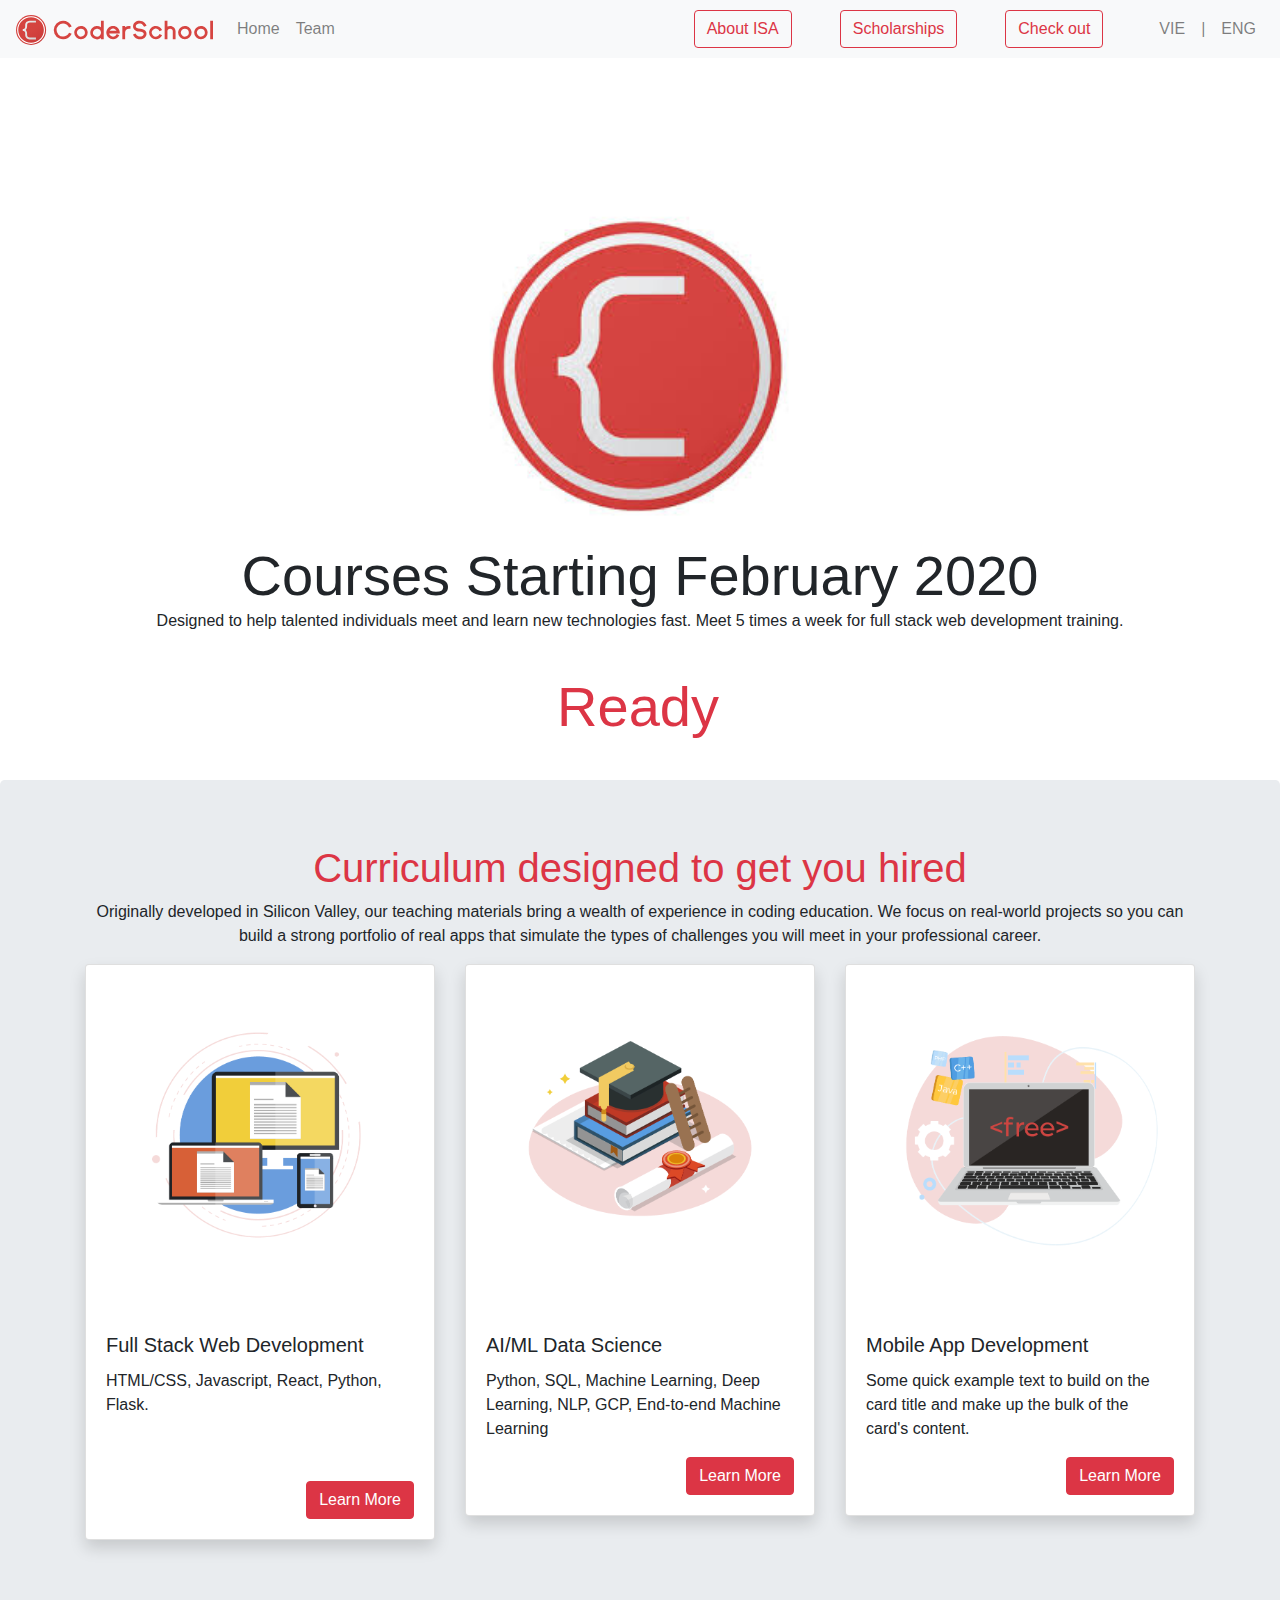
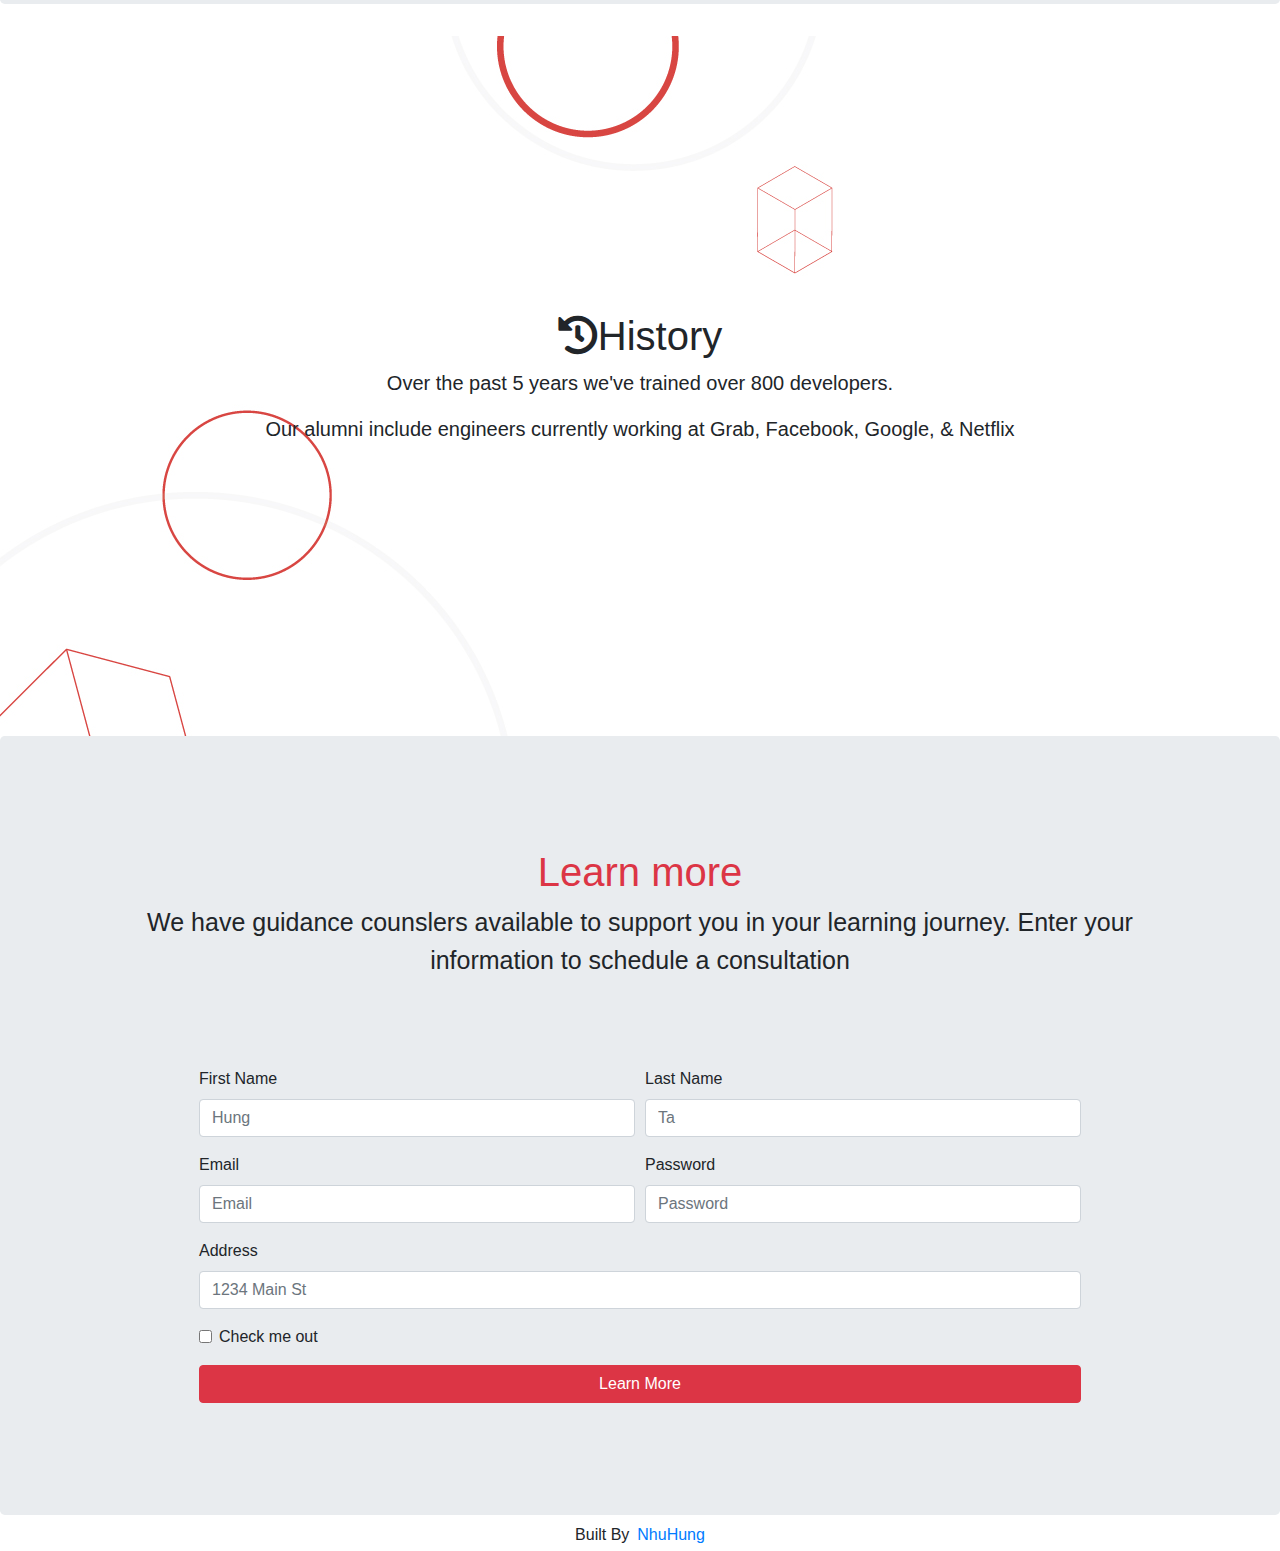
<file: index.html>
<!DOCTYPE html>
<html lang="en">

<head>
    <meta charset="UTF-8">
    <meta name="viewport" content="width=device-width, initial-scale=1.0">
    <link href="https://use.fontawesome.com/releases/v5.0.7/css/all.css" rel="stylesheet">
    <link rel="shortcut icon" href="/img/tab-icon.png" type="image/x-icon">
    <link rel="stylesheet" href="https://stackpath.bootstrapcdn.com/bootstrap/4.4.1/css/bootstrap.min.css" integrity="sha384-Vkoo8x4CGsO3+Hhxv8T/Q5PaXtkKtu6ug5TOeNV6gBiFeWPGFN9MuhOf23Q9Ifjh" crossorigin="anonymous">
    <link rel="stylesheet" href="css/style.css">
    <title>CoderSchool Home</title>
</head>

<body>
    <nav class="navbar navbar-expand-lg navbar-light bg-light fixed-top">
        <a class="navbar-brand text-left" href="#"><img src="[data-uri]"></a>
        <button class="navbar-toggler" type="button" data-toggle="collapse" data-target="#navbarSupportedContent" aria-controls="navbarSupportedContent" aria-expanded="false" aria-label="Toggle navigation">
          <span class="navbar-toggler-icon"></span>
        </button>

        <div class="collapse navbar-collapse" id="navbarSupportedContent">
            <ul class="navbar-nav mr-auto">
                <li class="nav-item">
                    <a class="nav-link" href="#">Home <span class="sr-only">(current)</span></a>
                </li>
                <li class="nav-item">
                    <a class="nav-link" href="#">Team</a>
                </li>
            </ul>
            <ul class="navbar-nav ml-auto">
                <li class="nav-item ">
                    <button type="button" class="btn btn-outline-danger ">About ISA</button>
                </li>
                <li class="nav-item">
                    <button type="button" class="btn btn-outline-danger ml-5">Scholarships</button>
                </li>
                <li class="nav-item">
                    <a href="checkout.html"><button type="button" class="btn btn-outline-danger mr-5 ml-5">Check out</button></a>
                </li>
            </ul>

            <ul class="navbar-nav justify-content-end">
                <li class="nav-item">
                    <a class="nav-link" href="#">VIE</a>
                </li>
                <li class="nav-item">
                    <a class="nav-link" href="#">|</a>
                </li>
                <li class="nav-item">
                    <a class="nav-link" href="#">ENG</a>
                </li>
            </ul>
        </div>
    </nav>

    <div class="container-fluid">
        <div>
            <img src="img/logo.jpeg" alt="coder-school-logo">
            <div class="display-4 font-weight-normal">Courses Starting February 2020</div>
            <p>Designed to help talented individuals meet and learn new technologies fast. Meet 5 times a week for full stack web development training.</p>
            <p class="typewrite text-danger font-weight-normal display-4 p-4" data-period="2000" data-type='[ 
                    "Ready to change your life?", 
                    "What are you waiting for?", 
                    "Top-Rated Programming Courses Starting September 2019",
                    "Join CoderSchool Today!"
                    ]'></p>
        </div>
    </div>

    <div class="jumbotron">
        <div class="container">
            <h1 class="text-center text-danger">Curriculum designed to get you hired</h1>
            <p class="text-center">Originally developed in Silicon Valley, our teaching materials bring a wealth of experience in coding education. We focus on real-world projects so you can build a strong portfolio of real apps that simulate the types of challenges you will
                meet in your professional career.
            </p>

            <div class="row">
                <div class="col-sm-12 col-lg-4">
                    <div class="card shadow">
                        <img src="img/card1.png" class="card-img-top" alt="card 1">
                        <div class="card-body">
                            <h5 class="card-title">Full Stack Web Development</h5>
                            <p class="card-text">HTML/CSS, Javascript, React, Python, Flask.</p>
                            <div class="text-right pt-5">
                                <a href="#" class="btn btn-danger ">Learn More</a>
                            </div>
                        </div>
                    </div>
                </div>
                <div class="col-sm-12 col-lg-4">
                    <div class="card shadow">
                        <img src="img/card2.png" class="card-img-top" alt="card2">
                        <div class="card-body">
                            <h5 class="card-title">AI/ML Data Science</h5>
                            <p class="card-text">Python, SQL, Machine Learning, Deep Learning, NLP, GCP, End-to-end Machine Learning</p>
                            <div class="text-right">
                                <a href="#" class="btn btn-danger">Learn More</a>
                            </div>
                        </div>
                    </div>
                </div>
                <div class="col-sm-12 col-lg-4">
                    <div class="card shadow">
                        <img src="img/card3.png" class="card-img-top" alt="card3">
                        <div class="card-body">
                            <h5 class="card-title">Mobile App Development</h5>
                            <p class="card-text">Some quick example text to build on the card title and make up the bulk of the card's content.</p>
                            <div class="text-right">
                                <a href="#" class="btn btn-danger">Learn More</a>
                            </div>
                        </div>
                    </div>
                </div>
            </div>

        </div>
    </div>

    <div class="container-img">
        <h1 class="text-center"><i class="fas fa-history"></i>History</h1>
        <p class="text-center">Over the past 5 years we've trained over 800 developers.</p>
        <p class="text-center">Our alumni include engineers currently working at Grab, Facebook, Google, & Netflix</p>
    </div>

    <footer>
        <div class="jumbotron mb-2">
            <div class="container title-form pt-5 pb-4">
                <h1 class="text-danger">Learn more</h1>
                <p class="text-center">We have guidance counslers available to support you in your learning journey. Enter your information to schedule a consultation</p>
            </div>
            <form class="container w-75 pt-5 pb-5">
                <div class="form-row">
                    <div class="form-group col-md-6">
                        <label for="inputFirstName4">First Name</label>
                        <input type="firstname" class="form-control" id="inputFirstName4" placeholder="Hung">
                    </div>
                    <div class="form-group col-md-6">
                        <label for="inputLastName4">Last Name</label>
                        <input type="lastname" class="form-control" id="inputLastName4" placeholder="Ta">
                    </div>
                </div>
                <div class="form-row">
                    <div class="form-group col-md-6">
                        <label for="inputEmail4">Email</label>
                        <input type="email" class="form-control" id="inputEmail4" placeholder="Email">
                    </div>
                    <div class="form-group col-md-6">
                        <label for="inputPassword4">Password</label>
                        <input type="password" class="form-control" id="inputPassword4" placeholder="Password">
                    </div>
                </div>
                <div class="form-group">
                    <label for="inputAddress">Address</label>
                    <input type="text" class="form-control" id="inputAddress" placeholder="1234 Main St">
                </div>
                <div class="form-group">
                    <div class="form-check">
                        <input class="form-check-input" type="checkbox" id="gridCheck">
                        <label class="form-check-label" for="gridCheck">
                      Check me out
                    </label>
                    </div>
                </div>
                <button type="submit" class="btn btn-danger w-100">Learn More</button>
            </form>
        </div>

    </footer>

    <div class="author mb-1 pt-0">Built By
        <a class="ml-2" href="#">NhuHung</a>
    </div>


    <script src="https://code.jquery.com/jquery-3.4.1.slim.min.js" integrity="sha384-J6qa4849blE2+poT4WnyKhv5vZF5SrPo0iEjwBvKU7imGFAV0wwj1yYfoRSJoZ+n" crossorigin="anonymous"></script>
    <script src="https://cdn.jsdelivr.net/npm/popper.js@1.16.0/dist/umd/popper.min.js" integrity="sha384-Q6E9RHvbIyZFJoft+2mJbHaEWldlvI9IOYy5n3zV9zzTtmI3UksdQRVvoxMfooAo" crossorigin="anonymous"></script>
    <script src="https://stackpath.bootstrapcdn.com/bootstrap/4.4.1/js/bootstrap.min.js" integrity="sha384-wfSDF2E50Y2D1uUdj0O3uMBJnjuUD4Ih7YwaYd1iqfktj0Uod8GCExl3Og8ifwB6" crossorigin="anonymous"></script>
    <script src="img/typewrite.js"></script>
</body>

</html>
</file>
<file: css/style.css>
.container-fluid {
    display: flex;
    justify-content: center;
    text-align: center;
    padding-top: 15%;
}

.container-fluid img {
    width: 350px;
    height: 350px;
}

.container-img {
    background-image: url(/img/banner.jpg);
    height: 700px;
    display: flex;
    justify-content: center;
    align-items: center;
    flex-direction: column;
}

.container-img>p {
    font-size: 20px;
}

.title-form {
    display: flex;
    justify-content: center;
    align-items: center;
    flex-direction: column;
}

.title-form>p {
    font-size: 25px;
}

.author {
    display: flex;
    justify-content: center;
    align-items: center;
}
</file>
